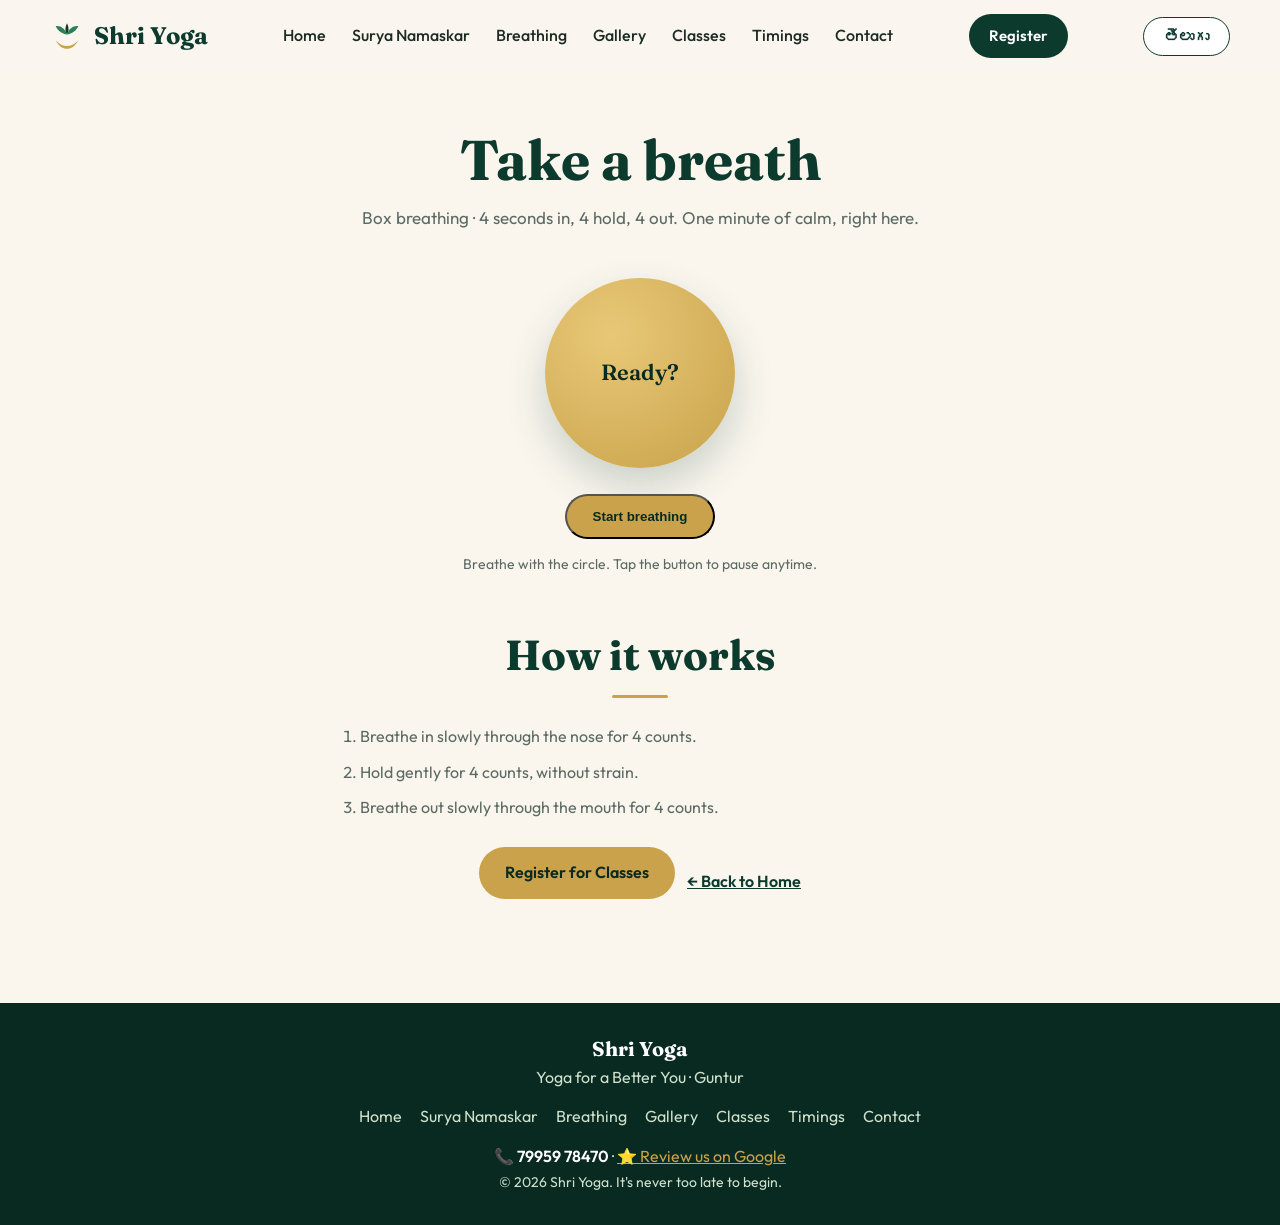
<file: breathe.html>
<!DOCTYPE html>
<html lang="en">
<head>
<meta charset="UTF-8">
<meta name="viewport" content="width=device-width, initial-scale=1.0">
<link rel="preconnect" href="https://fonts.googleapis.com">
<link rel="preconnect" href="https://fonts.gstatic.com" crossorigin>
<link href="https://fonts.googleapis.com/css2?family=Fraunces:opsz,wght@9..144,500;9..144,600;9..144,700&family=Outfit:wght@400;500;600;700&display=swap" rel="stylesheet">
<link rel="stylesheet" href="styles.css">
<link rel="icon" href="data:image/svg+xml,<svg xmlns='http://www.w3.org/2000/svg' viewBox='0 0 64 64'><rect width='64' height='64' rx='14' fill='%230c3b2e'/><path d='M32 12c4.5 8 4.5 15 0 22-4.5-7-4.5-14 0-22Z' fill='%23c9a24b'/><path d='M14 26c6 2 11 7 14 13-7-1-12-6-14-13Zm36 0c-6 2-11 7-14 13 7-1 12-6 14-13Z' fill='%23c9a24b'/><path d='M12 40c6 6 13 9 20 9s14-3 20-9c-5 8-12 12-20 12S17 48 12 40Z' fill='%23c9a24b'/></svg>">
<title>Breathing Exercises — Shri Yoga, Guntur</title>
<meta name="description" content="Box breathing with Shri Yoga, Guntur — breathe in 4, hold 4, breathe out 4.">
</head>
<body>
<nav id="nav">
  <div class="wrap nav-in">
    <a class="logo" href="index.html">
      <svg viewBox="0 0 48 48" fill="none" aria-hidden="true"><path d="M24 6c3 6 3 11 0 16-3-5-3-10 0-16Z" fill="#0c3b2e"/><path d="M24 22c-7-1-13-5-16-12 7-1 13 3 16 12Zm0 0c7-1 13-5 16-12-7-1-13 3-16 12Z" fill="#2e7d5b"/><path d="M8 30c6 6 10 8 16 8s10-2 16-8c-5 9-10 12-16 12S13 39 8 30Z" fill="#c9a24b"/></svg>
      Shri Yoga
    </a>
    <button class="menu-btn" id="menuBtn" type="button" aria-label="Menu">☰</button>
    <ul class="nav-links">
      <li><a href="index.html">Home</a></li>
      <li><a href="surya.html">Surya Namaskar</a></li>
      <li><a href="breathe.html">Breathing</a></li>
      <li><a href="gallery.html">Gallery</a></li>
      <li><a href="index.html#classes">Classes</a></li>
      <li><a href="index.html#timings">Timings</a></li>
      <li><a href="index.html#contact">Contact</a></li>
    </ul>
    <a class="btn small" href="https://forms.gle/aTSgxCUhNtvd9ntq8" target="_blank" rel="noopener">Register</a>
    <button class="btn small lang-btn" id="langToggle" type="button">తెలుగు</button>
  </div>
</nav>

<header class="page-hero" id="top">
  <div class="wrap">
    <h1>Take a breath</h1>
    <p class="sub">Box breathing · 4 seconds in, 4 hold, 4 out. One minute of calm, right here.</p>
  </div>
</header>
<section class="section" style="padding-top:10px">
  <div class="wrap">
    <div class="breathe-wrap reveal">
      <div class="breathe-circle" id="breatheCircle"><span id="breathePhase">Ready?</span></div>
      <button class="btn gold" id="breatheBtn" type="button">Start breathing</button>
      <p class="breathe-note">Breathe with the circle. Tap the button to pause anytime.</p>
    </div>
    <h2 class="reveal" style="margin-top:56px">How it works</h2>
    <ol class="steps-list reveal">
      <li>Breathe in slowly through the nose for 4 counts.</li>
      <li>Hold gently for 4 counts, without strain.</li>
      <li>Breathe out slowly through the mouth for 4 counts.</li>
    </ol>
    <div class="cta-row reveal"><a class="btn gold" href="https://forms.gle/aTSgxCUhNtvd9ntq8" target="_blank" rel="noopener">Register for Classes</a><a class="back-link" href="index.html">← Back to Home</a></div>
  </div>
</section>

<footer>
  <b>Shri Yoga</b><br>
  <span class="foot-tag">Yoga for a Better You · Guntur</span><br>
  <div class="foot-links"><a href="index.html">Home</a><a href="surya.html">Surya Namaskar</a><a href="breathe.html">Breathing</a><a href="gallery.html">Gallery</a><a href="index.html#classes">Classes</a><a href="index.html#timings">Timings</a><a href="index.html#contact">Contact</a></div>
  <a href="tel:+917995978470" style="color:#fff;text-decoration:none;font-weight:600">📞 79959 78470</a> · <a href="https://g.page/r/CbifOy_LYxk5EBE/review" target="_blank" rel="noopener" style="color:#c9a24b">⭐ Review us on Google</a><br>
  <span style="font-size:14px">© 2026 Shri Yoga. It's never too late to begin.</span>
</footer>
<div class="sticky-bar">
  <a href="tel:+917995978470">📞 Call</a>
  <a href="https://wa.me/917995978470?text=Hi%20Shri%20Yoga!%20I%27d%20like%20to%20register%20for%20yoga%20classes." target="_blank" rel="noopener">💬 WhatsApp</a>
  <a class="gold" href="https://forms.gle/aTSgxCUhNtvd9ntq8" target="_blank" rel="noopener">Register</a>
</div>
<script src="app.js"></script>
</body>
</html>
</file>
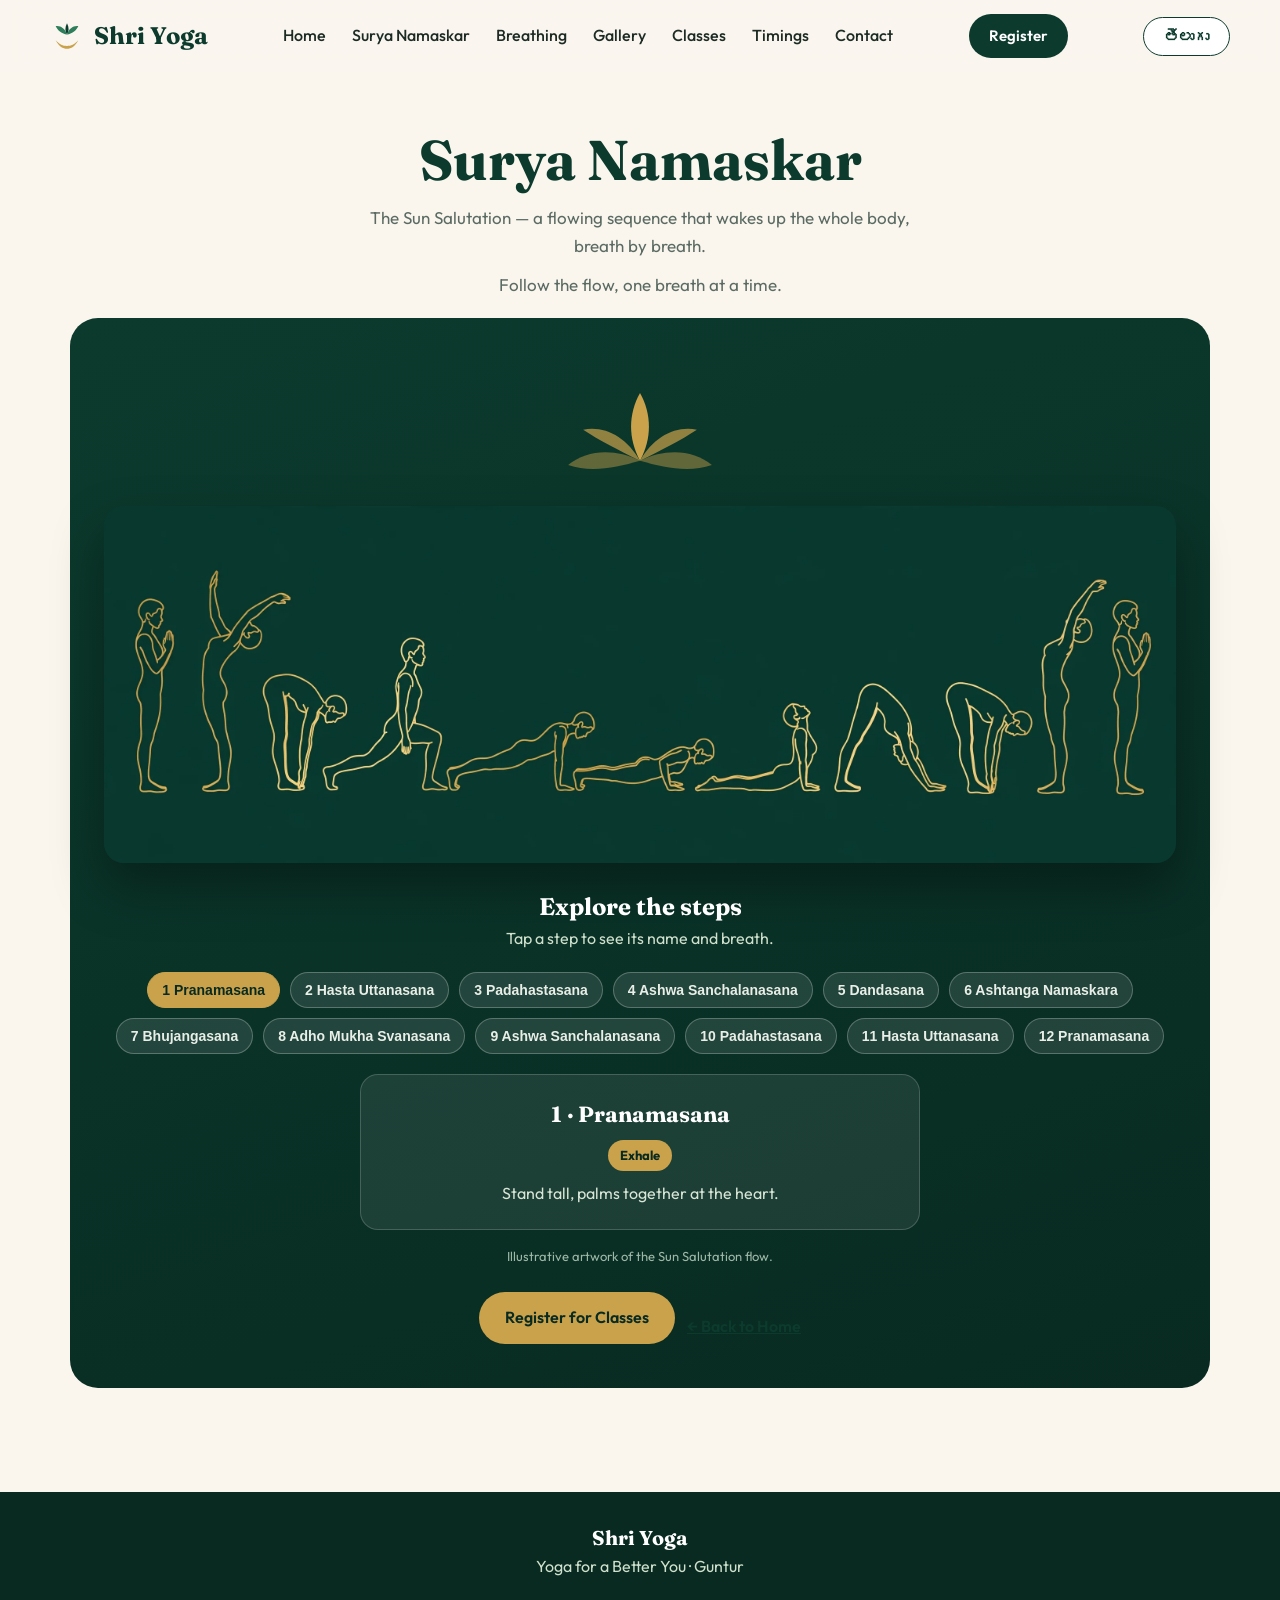
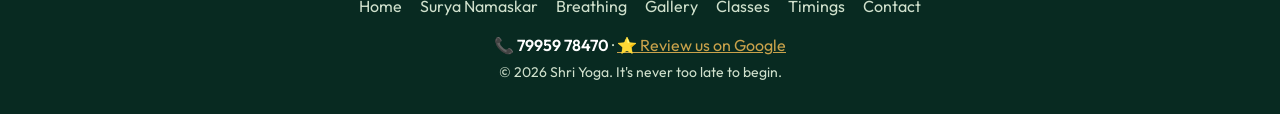
<file: surya.html>
<!DOCTYPE html>
<html lang="en">
<head>
<meta charset="UTF-8">
<meta name="viewport" content="width=device-width, initial-scale=1.0">
<link rel="preconnect" href="https://fonts.googleapis.com">
<link rel="preconnect" href="https://fonts.gstatic.com" crossorigin>
<link href="https://fonts.googleapis.com/css2?family=Fraunces:opsz,wght@9..144,500;9..144,600;9..144,700&family=Outfit:wght@400;500;600;700&display=swap" rel="stylesheet">
<link rel="stylesheet" href="styles.css">
<link rel="icon" href="data:image/svg+xml,<svg xmlns='http://www.w3.org/2000/svg' viewBox='0 0 64 64'><rect width='64' height='64' rx='14' fill='%230c3b2e'/><path d='M32 12c4.5 8 4.5 15 0 22-4.5-7-4.5-14 0-22Z' fill='%23c9a24b'/><path d='M14 26c6 2 11 7 14 13-7-1-12-6-14-13Zm36 0c-6 2-11 7-14 13 7-1 12-6 14-13Z' fill='%23c9a24b'/><path d='M12 40c6 6 13 9 20 9s14-3 20-9c-5 8-12 12-20 12S17 48 12 40Z' fill='%23c9a24b'/></svg>">
<title>Surya Namaskar — Shri Yoga, Guntur</title>
<meta name="description" content="Surya Namaskar at Shri Yoga, Guntur — explore the 12 steps of the Sun Salutation with breath cues.">
</head>
<body>
<nav id="nav">
  <div class="wrap nav-in">
    <a class="logo" href="index.html">
      <svg viewBox="0 0 48 48" fill="none" aria-hidden="true"><path d="M24 6c3 6 3 11 0 16-3-5-3-10 0-16Z" fill="#0c3b2e"/><path d="M24 22c-7-1-13-5-16-12 7-1 13 3 16 12Zm0 0c7-1 13-5 16-12-7-1-13 3-16 12Z" fill="#2e7d5b"/><path d="M8 30c6 6 10 8 16 8s10-2 16-8c-5 9-10 12-16 12S13 39 8 30Z" fill="#c9a24b"/></svg>
      Shri Yoga
    </a>
    <button class="menu-btn" id="menuBtn" type="button" aria-label="Menu">☰</button>
    <ul class="nav-links">
      <li><a href="index.html">Home</a></li>
      <li><a href="surya.html">Surya Namaskar</a></li>
      <li><a href="breathe.html">Breathing</a></li>
      <li><a href="gallery.html">Gallery</a></li>
      <li><a href="index.html#classes">Classes</a></li>
      <li><a href="index.html#timings">Timings</a></li>
      <li><a href="index.html#contact">Contact</a></li>
    </ul>
    <a class="btn small" href="https://forms.gle/aTSgxCUhNtvd9ntq8" target="_blank" rel="noopener">Register</a>
    <button class="btn small lang-btn" id="langToggle" type="button">తెలుగు</button>
  </div>
</nav>

<header class="page-hero" id="top">
  <div class="wrap">
    <h1>Surya Namaskar</h1>
    <p class="sub">The Sun Salutation — a flowing sequence that wakes up the whole body, breath by breath.</p>
    <p class="sub">Follow the flow, one breath at a time.</p>
  </div>
</header>
<section class="section" id="surya" style="padding-top:10px">
  <div class="wrap">
    <div class="surya reveal">
      <div class="lotus-wrap"><svg class="lotus-svg" id="lotusSvg" viewBox="0 0 120 84" aria-hidden="true"><g fill="#c9a24b"><path class="lotus-petal" style="--r:-34deg" opacity=".45" d="M60 78C40 70 20 60 8 40 28 38 48 52 60 78Z"/><path class="lotus-petal" style="--r:34deg" opacity=".45" d="M60 78C80 70 100 60 112 40 92 38 72 52 60 78Z"/><path class="lotus-petal" style="--r:-17deg" opacity=".7" d="M60 78C45 60 32 45 22 30 40 32 55 50 60 78Z"/><path class="lotus-petal" style="--r:17deg" opacity=".7" d="M60 78C75 60 88 45 98 30 80 32 65 50 60 78Z"/><path class="lotus-petal" style="--r:0deg" d="M60 78C50 55 50 30 60 8 70 30 70 55 60 78Z"/></g></svg></div>
      <div class="surya-frame"><div class="surya-scroll"><img src="poses/surya-namaskar.webp" alt="Surya Namaskar sequence in gold line art — prayer, raised arms, forward fold, lunge, plank, eight-limbed, cobra, downward dog and back to prayer"></div></div>
      <div class="explorer">
        <h3 class="exp-title">Explore the steps</h3>
        <p class="exp-sub">Tap a step to see its name and breath.</p>
        <div class="chips" id="suryaChips"></div>
        <div class="exp-card"><b id="expName"></b><span id="expBreath"></span><p id="expCue"></p></div>
      </div>
      <p class="surya-note">Illustrative artwork of the Sun Salutation flow.</p>
      <div class="cta-row"><a class="btn gold" href="https://forms.gle/aTSgxCUhNtvd9ntq8" target="_blank" rel="noopener">Register for Classes</a><a class="back-link" href="index.html">← Back to Home</a></div>
    </div>
  </div>
</section>

<footer>
  <b>Shri Yoga</b><br>
  <span class="foot-tag">Yoga for a Better You · Guntur</span><br>
  <div class="foot-links"><a href="index.html">Home</a><a href="surya.html">Surya Namaskar</a><a href="breathe.html">Breathing</a><a href="gallery.html">Gallery</a><a href="index.html#classes">Classes</a><a href="index.html#timings">Timings</a><a href="index.html#contact">Contact</a></div>
  <a href="tel:+917995978470" style="color:#fff;text-decoration:none;font-weight:600">📞 79959 78470</a> · <a href="https://g.page/r/CbifOy_LYxk5EBE/review" target="_blank" rel="noopener" style="color:#c9a24b">⭐ Review us on Google</a><br>
  <span style="font-size:14px">© 2026 Shri Yoga. It's never too late to begin.</span>
</footer>
<div class="sticky-bar">
  <a href="tel:+917995978470">📞 Call</a>
  <a href="https://wa.me/917995978470?text=Hi%20Shri%20Yoga!%20I%27d%20like%20to%20register%20for%20yoga%20classes." target="_blank" rel="noopener">💬 WhatsApp</a>
  <a class="gold" href="https://forms.gle/aTSgxCUhNtvd9ntq8" target="_blank" rel="noopener">Register</a>
</div>
<script src="app.js"></script>
</body>
</html>
</file>
<file: styles.css>
:root{
    --green:#0c3b2e; --green-dark:#082a21; --green-soft:#e7efe6;
    --cream:#faf6ee; --cream-2:#f3ecdd; --gold:#c9a24b; --gold-soft:#f3e9c8;
    --ink:#1d2b25; --muted:#5b6b63; --white:#ffffff;
    --shadow:0 18px 40px rgba(12,59,46,.14); --radius:22px;
  }
  *{margin:0;padding:0;box-sizing:border-box}
  html{scroll-behavior:smooth}
  body{font-family:'Outfit',system-ui,sans-serif;background:var(--cream);color:var(--ink);line-height:1.6;overflow-x:hidden}
  h1,h2,h3{font-family:'Fraunces',Georgia,serif;color:var(--green);line-height:1.15}
  a{color:inherit}
  .wrap{max-width:1120px;margin:0 auto;padding:0 20px}
  /* Nav */
  nav{position:sticky;top:0;z-index:50;background:rgba(250,246,238,.9);backdrop-filter:blur(10px);transition:box-shadow .3s}
  nav.scrolled{box-shadow:0 8px 30px rgba(12,59,46,.12)}
  .nav-in{display:flex;align-items:center;justify-content:space-between;padding:14px 0}
  .logo{display:flex;align-items:center;gap:10px;font-family:'Fraunces',Georgia,serif;font-size:24px;font-weight:700;color:var(--green);text-decoration:none}
  .logo svg{width:34px;height:34px}
  .nav-links{display:flex;gap:26px;list-style:none}
  .nav-links a{text-decoration:none;font-weight:500;color:var(--ink)}
  .nav-links a:hover{color:var(--green)}
  .btn{display:inline-block;background:var(--green);color:#fff;text-decoration:none;font-weight:600;padding:13px 26px;border-radius:999px;transition:transform .25s,box-shadow .25s,background .25s}
  .btn:hover{transform:translateY(-2px);box-shadow:0 12px 24px rgba(12,59,46,.28);background:var(--green-dark)}
  .btn.gold{background:var(--gold);color:var(--green-dark)}
  .btn.gold:hover{background:#b8913a}
  .btn.light{background:#fff;color:var(--green);border:1.5px solid var(--green)}
  .btn.small{padding:10px 20px;font-size:15px}
  /* Hero */
  .hero{padding:56px 0 64px;position:relative}
  .hero-grid{display:grid;grid-template-columns:1.05fr .95fr;gap:48px;align-items:center}
  .eyebrow{display:inline-block;background:var(--green-soft);color:var(--green);font-weight:700;letter-spacing:.14em;text-transform:uppercase;font-size:13px;padding:8px 16px;border-radius:999px}
  .hero h1{font-size:clamp(42px,6vw,68px);margin:20px 0 16px}
  .hero h1 em{color:var(--gold);font-style:normal}
  .hero p{font-size:18px;color:var(--muted);max-width:520px}
  .hero-cta{display:flex;gap:14px;flex-wrap:wrap;margin-top:28px}
  .hero-note{margin-top:18px;font-size:14px;color:var(--muted)}
  .hero-note b{color:#b3541e}
  .hero-img{position:relative}
  .hero-img img{width:100%;border-radius:28px;box-shadow:var(--shadow),0 0 0 1px rgba(201,162,75,.45);display:block;animation:imgIn .9s ease forwards,floaty 6s ease-in-out 1s infinite}
  @keyframes floaty{0%,100%{transform:translateY(0)}50%{transform:translateY(-10px)}}
  .float-badge{position:absolute;left:-14px;bottom:26px;background:var(--green);color:#fff;padding:12px 18px;border-radius:16px;box-shadow:var(--shadow);font-weight:600;font-size:15px}
  .float-badge span{color:var(--gold)}
  /* Reveal on scroll */
  .reveal{opacity:0;transform:translateY(26px);transition:opacity .7s ease,transform .7s ease}
  .reveal.visible{opacity:1;transform:none}
  /* Benefits */
  .section{padding:72px 0}
  .section h2{font-size:clamp(30px,4vw,42px);text-align:center}
  .section .sub{text-align:center;color:var(--muted);max-width:560px;margin:12px auto 0;font-size:17px}
  .benefits{display:grid;grid-template-columns:repeat(4,1fr);gap:18px;margin-top:40px}
  .benefit{background:#fff;border-radius:var(--radius);padding:28px 20px;text-align:center;box-shadow:0 8px 24px rgba(12,59,46,.07);transition:transform .3s,box-shadow .3s}
  .benefit:hover{transform:translateY(-6px);box-shadow:var(--shadow)}
  .benefit .ic{width:64px;height:64px;border-radius:50%;display:flex;align-items:center;justify-content:center;margin:0 auto 14px;font-size:28px}
  .benefit h3{font-size:20px}
  /* Offer banner */
  .offer{background:linear-gradient(135deg,var(--green),var(--green-dark));border-radius:28px;color:#fff;padding:40px;text-align:center;position:relative;overflow:hidden}
  .offer h2{color:#fff;font-size:clamp(28px,4vw,38px)}
  .offer p{color:#d8e4d6;margin-top:8px}
  .countdown{display:flex;gap:14px;justify-content:center;margin-top:26px;flex-wrap:wrap}
  .cd{background:rgba(255,255,255,.1);border:1px solid rgba(255,255,255,.2);border-radius:16px;padding:14px 18px;min-width:86px}
  .cd b{display:block;font-size:30px;font-family:'Fraunces',Georgia,serif;color:var(--gold)}
  .cd span{font-size:12px;letter-spacing:.12em;text-transform:uppercase;color:#cfe0cc}
  .offer-prices{margin-top:24px;font-size:18px}
  .offer-prices s{opacity:.6}
  .offer-prices b{color:var(--gold)}
  /* Pricing */
  .pricing{display:grid;grid-template-columns:1fr 1fr;gap:22px;margin-top:40px}
  .price-card{background:#fff;border-radius:26px;padding:36px 32px;box-shadow:0 8px 24px rgba(12,59,46,.07);position:relative;overflow:hidden;transition:transform .3s,box-shadow .3s}
  .price-card:hover{transform:translateY(-6px);box-shadow:var(--shadow)}
  .price-card.featured{border:2px solid var(--gold)}
  .tag{position:absolute;top:20px;right:-34px;transform:rotate(38deg);background:var(--gold);color:var(--green-dark);font-weight:700;font-size:13px;padding:6px 40px}
  .price-card h3{font-size:24px}
  .price-card .mode{color:var(--muted);margin:6px 0 18px}
  .price-row{margin:14px 0 4px}
  .price-row s{color:#9aa79f;font-size:22px}
  .price-row .now{font-family:'Fraunces',Georgia,serif;font-size:52px;color:var(--green);font-weight:700;line-height:1}
  .price-card ul{list-style:none;margin:20px 0 26px;color:var(--muted)}
  .price-card li{padding:7px 0 7px 28px;position:relative}
  .price-card li::before{content:"✓";position:absolute;left:0;color:var(--green);font-weight:700}
  /* Timings */
  .timings{display:grid;grid-template-columns:1fr 1fr;gap:22px;margin-top:40px}
  .time-card{background:#fff;border-radius:26px;padding:32px;display:flex;gap:20px;align-items:center;box-shadow:0 8px 24px rgba(12,59,46,.07);transition:transform .3s}
  .time-card:hover{transform:translateY(-4px)}
  .time-ic{width:72px;height:72px;flex:none;border-radius:50%;display:flex;align-items:center;justify-content:center;font-size:32px}
  .time-card h3{font-size:22px}
  .time-card .t{font-size:22px;font-weight:700;color:var(--ink)}
  .slots{text-align:center;margin-top:26px;font-weight:600;color:#b3541e}
  .pulse{display:inline-block;width:10px;height:10px;background:#d97706;border-radius:50%;margin-right:8px;animation:pulse 1.6s infinite}
  @keyframes pulse{0%{box-shadow:0 0 0 0 rgba(217,119,6,.5)}70%{box-shadow:0 0 0 10px rgba(217,119,6,0)}100%{box-shadow:0 0 0 0 rgba(217,119,6,0)}}
  /* Contact */
  .contact-grid{display:grid;grid-template-columns:1fr 1.1fr;gap:22px;margin-top:40px;align-items:stretch}
  .contact-card{background:#fff;border-radius:26px;padding:34px;box-shadow:0 8px 24px rgba(12,59,46,.07)}
  .contact-card h3{font-size:22px;margin-bottom:14px}
  .contact-card p{color:var(--muted);margin-bottom:18px}
  .contact-actions{display:flex;gap:12px;flex-wrap:wrap}
  .map{border:0;width:100%;height:100%;min-height:320px;border-radius:26px;box-shadow:0 8px 24px rgba(12,59,46,.07)}
  /* Gold underline accent under section headings */
  .section h2::after{content:"";display:block;width:56px;height:3px;background:var(--gold);margin:16px auto 0;border-radius:3px}
  /* Nav link underline grow */
  .nav-links a{position:relative;padding-bottom:4px}
  .nav-links a::after{content:"";position:absolute;left:0;bottom:0;width:0;height:2px;background:var(--gold);transition:width .3s}
  .nav-links a:hover::after{width:100%}
  /* Hero entrance */
  @keyframes rise{from{opacity:0;transform:translateY(26px)}to{opacity:1;transform:none}}
  @keyframes imgIn{from{opacity:0;transform:scale(.96)}to{opacity:1;transform:scale(1)}}
  .hero-copy > *{opacity:0;animation:rise .85s cubic-bezier(.22,.8,.3,1) forwards}
  .hero-copy > *:nth-child(1){animation-delay:.05s}
  .hero-copy > *:nth-child(2){animation-delay:.15s}
  .hero-copy > *:nth-child(3){animation-delay:.25s}
  .hero-copy > *:nth-child(4){animation-delay:.35s}
  .hero-copy > *:nth-child(5){animation-delay:.45s}
  .hero-copy > *:nth-child(6){animation-delay:.55s}
  /* Hero sunrise glow */
  .hero-img::before{content:"";position:absolute;width:75%;height:75%;right:-8%;top:-10%;background:radial-gradient(circle,rgba(201,162,75,.5),transparent 70%);filter:blur(18px);z-index:0}
  .hero-img img{position:relative;z-index:1}
  .float-badge{z-index:2}
  /* Gold marquee ribbon */
  .ribbon{background:var(--green);color:var(--gold);overflow:hidden;padding:13px 0;border-block:1px solid rgba(201,162,75,.4)}
  .ribbon-track{display:flex;width:max-content;animation:scrollX 30s linear infinite}
  .ribbon-track span{font-family:'Fraunces',Georgia,serif;font-size:18px;letter-spacing:.08em;white-space:nowrap}
  @keyframes scrollX{to{transform:translateX(-50%)}}
  /* Sticky mobile contact bar */
  .sticky-bar{display:none}
  /* v4 visual polish */
  .hero h1 em{background:linear-gradient(120deg,#c9a24b,#e8c877);-webkit-background-clip:text;background-clip:text;color:transparent}
  .benefit{border-top:4px solid rgba(201,162,75,.55)}
  .price-card{border-top:4px solid rgba(201,162,75,.55)}
  #classes{background:#eaf2e8}
  #contact{background:var(--cream-2)}
  .offer::after{content:"";position:absolute;top:0;left:-60%;width:40%;height:100%;background:linear-gradient(100deg,transparent,rgba(255,255,255,.14),transparent);transform:skewX(-20deg);animation:shine 5.5s ease-in-out infinite}
  @keyframes shine{0%,55%{left:-60%}100%{left:130%}}
  .foot-links{display:flex;gap:18px;justify-content:center;flex-wrap:wrap;margin:14px 0}
  .foot-links a{color:#cfe0cc;text-decoration:none}
  .foot-links a:hover{color:#fff}
  /* v5: desktop polish */
  @media(min-width:1100px){
    .wrap{max-width:1180px}
    .hero{padding:72px 0 84px}
    .hero-grid{gap:64px}
    .section{padding:84px 0}
    .benefits{gap:22px}
  }
  /* v5: greeting + day themes */
  .hero-greet{color:var(--gold);font-weight:700;letter-spacing:.12em;text-transform:uppercase;font-size:13px;margin-bottom:10px}
  body.dusk .hero{background:linear-gradient(180deg,#fdf3df,#fbeed3)}
  body.night .hero{background:linear-gradient(180deg,#0c3b2e,#082a21)}
  body.night .hero h1{color:#faf6ee}
  body.night .hero p{color:#cfe0cc}
  body.night .eyebrow{background:rgba(255,255,255,.12);color:#f3e9c8}
  body.night .hero-note{color:#9db8a6}
  .lang-btn{background:#fff;color:var(--green);border:1.5px solid var(--green)}
  /* v5: blooming lotus */
  .lotus-wrap{text-align:center;margin-top:6px}
  .lotus-svg{width:150px;height:100px;overflow:visible}
  .lotus-petal{transform-box:view-box;transform-origin:60px 78px;transform:rotate(var(--r)) scaleY(calc(.45 + .55*var(--bloom,.45)))}
  /* v5: Surya explorer */
  .explorer{margin-top:30px}
  .exp-title{color:#fff;font-size:24px}
  .exp-sub{color:#cfe0cc;margin-top:6px}
  .chips{display:flex;flex-wrap:wrap;gap:10px;justify-content:center;margin-top:20px}
  .chip{background:rgba(255,255,255,.1);border:1px solid rgba(255,255,255,.25);color:#e9efe8;padding:9px 14px;border-radius:999px;font-weight:600;cursor:pointer;font-size:14px}
  .chip.active{background:var(--gold);color:#082a21;border-color:var(--gold)}
  .exp-card{margin:20px auto 0;max-width:560px;background:rgba(255,255,255,.08);border:1px solid rgba(255,255,255,.18);border-radius:18px;padding:22px}
  .exp-card b{display:block;color:#fff;font-family:'Fraunces',Georgia,serif;font-size:22px}
  .exp-card span{display:inline-block;margin-top:8px;background:var(--gold);color:#082a21;font-weight:700;font-size:13px;padding:5px 12px;border-radius:999px}
  .exp-card p{color:#d8e4d6;margin-top:10px}
  /* v5: next batch pill */
  .next-batch{text-align:center;margin-top:22px}
  .next-batch span{display:inline-block;background:#e7efe6;border:1px solid #cfe0cc;color:#0c3b2e;font-weight:600;padding:11px 22px;border-radius:999px}
  /* v5: breathe widget */
  .breathe-wrap{text-align:center}
  .breathe-circle{width:190px;height:190px;margin:26px auto;border-radius:50%;background:radial-gradient(circle at 35% 30%,#e8c877,#c9a24b);display:flex;align-items:center;justify-content:center;box-shadow:0 18px 40px rgba(12,59,46,.2);transition:transform 4s ease-in-out}
  .breathe-circle span{font-family:'Fraunces',Georgia,serif;font-size:22px;color:#082a21;font-weight:600;padding:0 14px}
  .breathe-note{color:var(--muted);margin-top:14px;font-size:14px}
  /* Surya Namaskar */
  .surya{background:linear-gradient(160deg,var(--green),var(--green-dark));border-radius:28px;padding:44px 34px;color:#e9efe8;text-align:center}
  .surya h2{color:#fff}
  .surya .sub{color:#cfe0cc}
  .surya-frame{margin-top:30px;border-radius:20px;overflow:hidden;box-shadow:0 24px 50px rgba(0,0,0,.35)}
  .surya-scroll{overflow-x:auto}
  .surya-scroll img{display:block;width:100%;min-width:760px;animation:breathe 7s ease-in-out infinite}
  @keyframes breathe{0%,100%{transform:scale(1)}50%{transform:scale(1.018)}}
  .surya-note{margin-top:16px;font-size:13px;color:#9db8a6}
  footer{background:var(--green-dark);color:#cfe0cc;text-align:center;padding:30px 20px;margin-top:20px}
  footer b{color:#fff;font-family:'Fraunces',Georgia,serif;font-size:20px}
  @media(max-width:820px){
    .hero-grid,.pricing,.timings,.contact-grid{grid-template-columns:1fr}
    .benefits{grid-template-columns:1fr 1fr}
    .nav-links{display:none}
    .surya{padding:32px 18px}
    .hero{padding-top:36px}
    body{padding-bottom:58px}
    .sticky-bar{display:flex;position:fixed;left:0;right:0;bottom:0;z-index:70;background:var(--green);padding:10px 12px;gap:10px;justify-content:center;box-shadow:0 -6px 20px rgba(0,0,0,.25)}
    .sticky-bar a{flex:1;text-align:center;background:rgba(255,255,255,.12);color:#fff;text-decoration:none;font-weight:600;padding:11px 6px;border-radius:999px;font-size:14px}
    .sticky-bar a.gold{background:var(--gold);color:var(--green-dark)}
    .float-badge{left:10px}
  }

/* menu: hamburger + page heroes */
.menu-btn{display:none}
.page-hero{padding:56px 0 10px;text-align:center}
.page-hero h1{font-size:clamp(38px,5vw,56px)}
.page-hero .sub{color:var(--muted);max-width:560px;margin:12px auto 0;font-size:17px}
.back-link{display:inline-block;margin-top:22px;font-weight:600;color:var(--green)}
.steps-list{max-width:560px;margin:26px auto;text-align:left;color:var(--muted)}
.steps-list li{margin:10px 0}
.cta-row{display:flex;gap:12px;justify-content:center;flex-wrap:wrap;margin-top:26px}
@media(max-width:820px){
  .menu-btn{display:block;background:none;border:0;font-size:26px;color:var(--green);cursor:pointer;line-height:1}
  .nav-links{display:none}
  .nav-links.open{display:flex;flex-direction:column;position:absolute;top:100%;left:0;right:0;background:var(--cream);padding:18px 20px;gap:14px;box-shadow:0 18px 30px rgba(12,59,46,.15)}
}

/* gallery + home preview strip */
.gallery-grid{display:grid;grid-template-columns:repeat(auto-fill,minmax(260px,1fr));gap:16px;margin-top:24px}
.gallery-grid img{width:100%;height:220px;object-fit:cover;border-radius:16px;display:block}
.gal-title{margin-top:48px}
.preview-strip{display:grid;grid-template-columns:repeat(4,1fr);gap:14px;margin-top:24px}
.preview-strip img{width:100%;height:150px;object-fit:cover;border-radius:14px;display:block}
@media(max-width:820px){
  .preview-strip{grid-template-columns:repeat(2,1fr)}
  .preview-strip img{height:120px}
  .gallery-grid img{height:180px}
}

/* lightbox: click any class photo to preview + zoom */
.gallery-grid img, .preview-strip img{cursor:zoom-in}
.lightbox{position:fixed;inset:0;background:rgba(6,32,26,.93);z-index:300;display:flex;align-items:center;justify-content:center}
.lightbox[hidden]{display:none}
.lb-stage{width:100%;height:100%;overflow:auto;display:flex;align-items:center;justify-content:center;padding:64px 12px 76px;box-sizing:border-box}
.lb-stage img{max-width:94vw;max-height:82vh;object-fit:contain;border-radius:12px;cursor:zoom-in}
.lb-stage img.zoomed{cursor:zoom-out}
.lb-btn{position:fixed;z-index:301;background:rgba(255,255,255,.14);color:#fff;border:1px solid rgba(255,255,255,.35);border-radius:50%;width:46px;height:46px;font-size:24px;cursor:pointer;line-height:1}
.lb-close{top:14px;right:14px}
.lb-prev{left:12px;top:50%;transform:translateY(-50%)}
.lb-next{right:12px;top:50%;transform:translateY(-50%)}
.lb-tools{position:fixed;left:50%;bottom:16px;transform:translateX(-50%);z-index:301;display:flex;align-items:center;gap:10px;background:rgba(255,255,255,.14);border:1px solid rgba(255,255,255,.35);border-radius:999px;padding:6px 10px}
.lb-tools button{background:#c9a24b;color:#0c3b2e;border:0;border-radius:50%;width:38px;height:38px;font-size:22px;cursor:pointer;line-height:1}
.lb-tools span{color:#fff;font-weight:600;min-width:52px;text-align:center}
</file>
